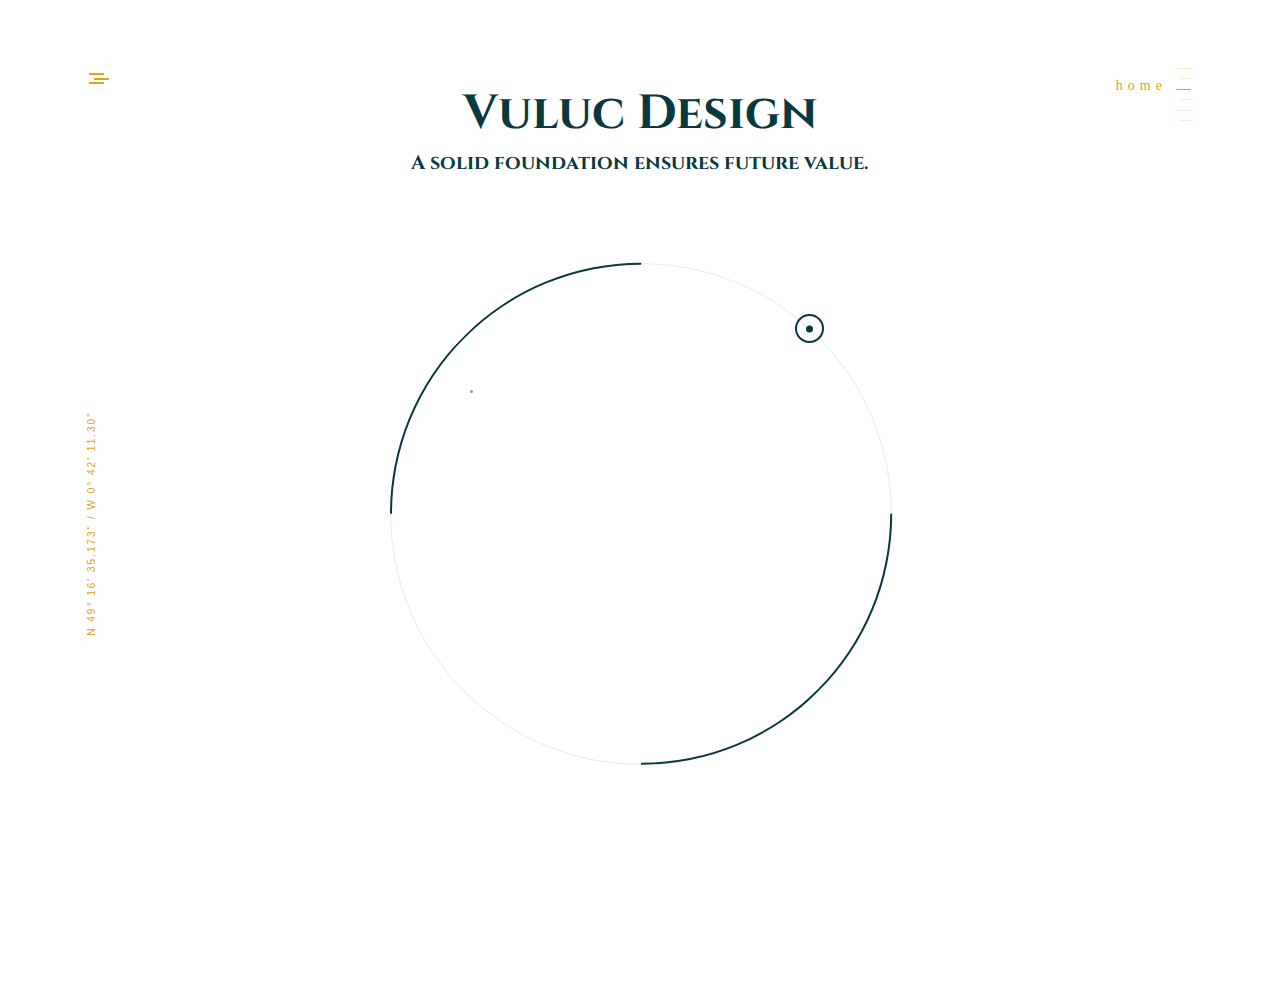
<file: index.html>
<!DOCTYPE html>

<html>
    <head>
    <link rel="stylesheet" type="text/css" href="static/main.css">
    <link href="https://fonts.googleapis.com/css?family=Cinzel" rel="stylesheet">
        <meta charset="UTF-8"/>
    </head>

  <body>
  <div id="main">
      <div class="container">
          <div class="container__item landing-page-container">
              <div class="content__wrapper">

                  <header style="margin-bottom: 20px;" class="header">
                    <div id="mySidenav" class="sidenav">
                      <a href="javascript:void(0)" class="closebtn" onclick="closeNav()">&times;</a>
                      <a href="index.html">Home</a>
                      <a href="views/about.html">About</a>
                      <a href="views/registration.html">Enroll Device</a>
                      <a href="views/dashboard.html">Dashboard</a>
                      
                    </div>
                  <span onclick="openNav()"></span>

                    <div class="menu-icon header__item">                      
                        <span onclick="openNav()" class="menu-icon__line"></span>
                    </div>

                      <h1 id="terra_cell_header" class="heading header__item">Vuluc Design</h1>
                      <br>
                      <br>
                      <h3 id="terra_cell_slogan" class="heading header__item">A solid foundation ensures future value.</h3>
                  </header>

                  <div class="scroller">
                      <p class="page-title">home</p>

                      <div class="timeline">
                          <span class="timeline__unit"></span>
                          <span class="timeline__unit timeline__unit--active"></span>
                          <span class="timeline__unit"></span>
                      </div>
                  </div>

                  <p class="coords">N 49° 16' 35.173"  /  W 0° 42' 11.30"</p>
                  
                  <div class="ellipses-container">

                     <h2 class="greeting"></h2>
                        <div class="ellipses ellipses__outer--thin">
                          <div class="ellipses ellipses__orbit"></div>
                        </div>
                      <div class="ellipses ellipses__outer--thick"></div>
                  </div>

                  
              </div>
          </div>
      </div>
  </body>
  <script src="static/app.js" type="text/javascript"></script>
</html>
</file>
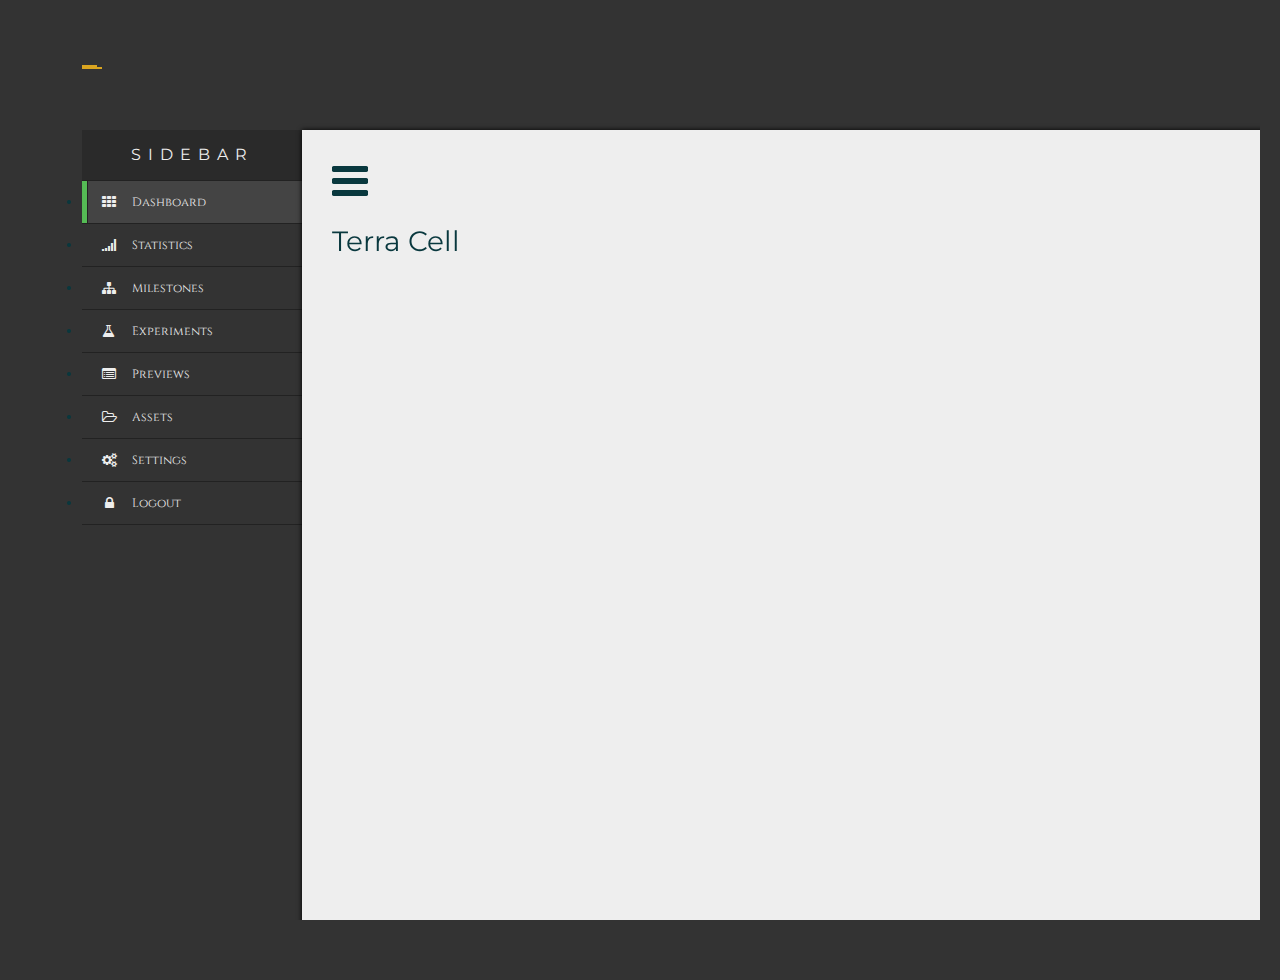
<file: views/dashboard.html>
<!DOCTYPE html>
<html>
    <head>
    <link rel="stylesheet" type="text/css" href="../static/main.css">
    <link rel="stylesheet" type="text/css" href="../static/dash.css">
    <link href="https://fonts.googleapis.com/css?family=Cinzel" rel="stylesheet">
    <script src="https://ajax.googleapis.com/ajax/libs/jquery/3.1.1/jquery.min.js"></script>

        <meta charset="UTF-8"/>
    </head>

  <body>
  <div id="main">
      <div class="container">
          <div class="container__item about-page-container">
              <div class="content__wrapper">

                  <header style="margin-bottom: 20px;" class="header">
                    <div id="mySidenav" class="sidenav">
                      <a href="javascript:void(0)" class="closebtn" onclick="closeNav()">&times;</a>
                      <a href="../index.html">Home</a>
                      <a href="about.html">About</a>
                      <a href="registration.html">Enroll Device</a>
                      <a href="dashboard.html">Dashboard</a>
                      
                    </div>
                  <span onclick="openNav()"></span>

                    <div class="menu-icon header__item">                      
                        <span onclick="openNav()" class="menu-icon__line"></span>
                    </div>
                    </header> 

                    <div class='wrapper'>
                      <div class='sidebar'>
                        <div class='title'>
                          Sidebar
                        </div>
                        <ul class='nav'>
                          <li>
                            <a class="active">Dashboard</a>
                          </li>
                          <li>
                            <a>Statistics</a>
                          </li>
                          <li>
                            <a>Milestones</a>
                          </li>
                          <li>
                            <a>Experiments</a>
                          </li>
                          <li>
                            <a class="previewbtn">Previews</a>
                          </li>
                          <li>
                            <a>Assets</a>
                          </li>
                          <li>
                            <a >Settings</a>
                          </li>
                          <li>
                            <a>Logout</a>
                          </li>
                        </ul>
                      </div>
                      

                      <div class='content isOpen'>
                        <a class='button'></a>
                        <h1>Terra Cell</h1>
                        <h2></h2>

                      </div>
                  </div>

                    <div class="scroller">
                      <p class="page-title">about</p>

                      <div class="timeline">
                          <span class="timeline__unit"></span>
                          <span class="timeline__unit timeline__unit--active"></span>
                          <span class="timeline__unit"></span>
                      </div>
                  </div>
              </div>
          </div>
      </div>
  </body>

<script src="../static/app.js" type="text/javascript"></script>
  <script src="../static/dash.js" type="text/javascript"></script>
</html>
</file>
<file: static/main.css>
html {
  font-size: 62.5%;
}

body {
  font-size: 1.4rem;
}

/* =14px */
h1 {
  font-size: 2.4rem;
}

a {
  font-family: 'Cinzel', serif;
}

#terra_cell_header {
  font-family: 'Cinzel', serif;
  font-size: 48px;
}

#terra_cell_slogan {
  font-family: 'Cinzel', serif;
  font-size: 20px;
}

/* =24px */
.container__item {
  margin: 0 auto 40px;
}

.landing-page-container {
  width: 100%;
  min-height: 100%;
  height: 90rem;
  background-image: url("http://www.searlesgraphics.com/images/database-skyscraper.jpg");
  background-repeat: no-repeat;
  background-size: auto;
  background-position: bottom;
  overflow: hidden;
  font-family: 'Montserrat', sans-serif;
  color: #09383E;
}
.about-page-container {
  width: 100%;
  min-height: 100%;
  height: 90rem;
  background-image: url("");
  background-repeat: no-repeat;
  background-size: auto;
  background-position: bottom;
  overflow: hidden;
  font-family: 'Montserrat', sans-serif;
  color: #09383E;
}

.coords {
  color: #DAA520;
}

.content__wrapper {
  max-width: 1200px;
  width: 90%;
  height: 100%;
  margin: 0 auto;
  position: relative;
}

.page-title {
  color: #DAA520;
}

.header {
  width: 100%;
  height: 2rem;
  padding: 4.5rem 0;
  display: block;
}

.menu-icon {
  width: 2.5rem;
  height: 1.5rem;
  display: inline-block;
  cursor: pointer;
}

.header__item {
  text-align: center;
  margin: 0 auto;
}

.menu-icon__line {
  width: 1.5rem;
  height: 0.2rem;
  background-color: #DAA520;
  display: block;
}
.menu-icon__line:before, .menu-icon__line:after {
  content: '';
  width: 1.5rem;
  height: 0.2rem;
  background-color: #DAA520;
  display: inline-block;
  position: relative;
}
.menu-icon__line:before {
  left: 0.5rem;
  top: -0.6rem;
}
.menu-icon__line:after {
  top: -1.8rem;
}

.heading {
  width: 90%;
  font-size: 2rem;
  font-weight: bold;
  margin: 0;
  line-height: 1.7rem;
  margin: 0 auto;
  text-align: center;
}

.social-container {
  width: 7.25rem;
  list-style: none;
  overflow: hidden;
  padding: 0;
  margin: 0;
  float: right;
}
.social-container .social__icon {
  width: 1.5rem;
  float: left;
  cursor: pointer;
}
.social-container .social__icon.social__icon--dr {
  margin-left: 1.25rem;
}
.social-container .social__icon.social__icon--in {
  margin-left: 1.5rem;
}
.social-container .social__icon.social__icon--fb img {
  margin: 0 0.25rem;
}

.coords {
  font-size: 1rem;
  display: inline-block;
  -webkit-transform: rotate(-90deg) translateY(50%);
          transform: rotate(-90deg) translateY(50%);
  float: left;
  position: relative;
  top: 40%;
  letter-spacing: 0.2rem;
  left: -11.5rem;
  margin: 0;
}

.ellipses-container {
  width: 50rem;
  height: 50rem;
  border-radius: 50%;
  margin: 0 auto;
  position: relative;
  top: 10.5rem;
}
.ellipses-container .greeting {
  position: absolute;
  top: 11.6rem;
  left: 13rem;
  right: 0;
  margin: 0 auto;
  text-transform: uppercase;
  letter-spacing: 4rem;
  font-size: 2.2rem;
  font-weight: 400;
  opacity: 0.5;
}
.ellipses-container .greeting:after {
  content: '';
  width: 0.3rem;
  height: 0.3rem;
  border-radius: 50%;
  display: inline-block;
  background-color: #0C383E;
  position: relative;
  top: -0.65rem;
  left: -5.05rem;
}

.ellipses {
  border-radius: 50%;
  position: absolute;
  top: 0;
  border-style: solid;
}

.ellipses__outer--thin {
  width: 100%;
  height: 100%;
  border-width: 1px;
  border-color: rgba(9, 56, 62, 0.1);
  -webkit-animation: ellipsesOrbit 15s ease-in-out infinite;
          animation: ellipsesOrbit 15s ease-in-out infinite;
}
.ellipses__outer--thin:after {
  content: "";
  background-image: url("http://s29.postimg.org/5h0r4ftkn/ellipses_dial.png");
  background-repeat: no-repeat;
  background-position: center;
  top: 0;
  left: 0;
  bottom: 0;
  right: 0;
  position: absolute;
  opacity: 0.15;
}

.ellipses__outer--thick {
  width: 99.5%;
  height: 99.5%;
  border-color: #09383E transparent;
  border-width: 2px;
  -webkit-transform: rotate(-45deg);
          transform: rotate(-45deg);
  -webkit-animation: ellipsesRotate 15s ease-in-out infinite;
          animation: ellipsesRotate 15s ease-in-out infinite;
}

.ellipses__orbit {
  width: 2.5rem;
  height: 2.5rem;
  border-width: 2px;
  border-color: #09383E;
  top: 5rem;
  right: 6.75rem;
}
.ellipses__orbit:before {
  content: '';
  width: 0.7rem;
  height: 0.7rem;
  border-radius: 50%;
  display: inline-block;
  background-color: #09383E;
  margin: 0 auto;
  left: 0;
  right: 0;
  position: absolute;
  top: 50%;
  -webkit-transform: translateY(-50%);
          transform: translateY(-50%);
}

.scroller {

  width: 7.5rem;
  display: inline-block;
  float: right;
  position: relative;
  top: -15%;
  -webkit-transform: translateY(50%);
          transform: translateY(50%);
  overflow: hidden;
}
.scroller .page-title {
  font-family: 'Playfair Display', serif;
  letter-spacing: 0.5rem;
  display: inline-block;
  float: left;
  margin-top: 1rem;
}
.scroller .timeline {
  width: 1.5rem;
  height: 9rem;

  display: inline-block;
  float: right;
}
.scroller .timeline .timeline__unit {
  width: 100%;
  height: 0.1rem;
  display: block;
  background-color: #DAA520;
  margin: 0 0 2rem;
  opacity: 0.2;
}
.scroller .timeline .timeline__unit.timeline__unit--active {
  opacity: 1;
  background-color: #DAA520;
}
.scroller .timeline .timeline__unit.timeline__unit--active:after {
background-color: #DAA520;
  opacity: 0.2;
}
.scroller .timeline .timeline__unit:after {

  content: '';
  width: 70%;
  height: 0.1rem;
  display: block;
  position: relative;
  float: right;
  background-color: #DAA520;
  top: 1rem;
}

@-webkit-keyframes ellipsesRotate {
  0% {
    -webkit-transform: rotate(-45deg);
            transform: rotate(-45deg);
  }
  100% {
    -webkit-transform: rotate(-405deg);
            transform: rotate(-405deg);
  }
}

@keyframes ellipsesRotate {
  0% {
    -webkit-transform: rotate(-45deg);
            transform: rotate(-45deg);
  }
  100% {
    -webkit-transform: rotate(-405deg);
            transform: rotate(-405deg);
  }
}
@-webkit-keyframes ellipsesOrbit {
  0% {
    -webkit-transform: rotate(0);
            transform: rotate(0);
  }
  100% {
    -webkit-transform: rotate(360deg);
            transform: rotate(360deg);
  }
}
@keyframes ellipsesOrbit {
  0% {
    -webkit-transform: rotate(0);
            transform: rotate(0);
  }
  100% {
    -webkit-transform: rotate(360deg);
            transform: rotate(360deg);
  }
}


.sidenav {
    height: 100%; /* 100% Full-height */
    width: 0; /* 0 width - change this with JavaScript */
    position: fixed; /* Stay in place */
    z-index: 1; /* Stay on top */
    top: 0;
    left: 0;
    background-color: #111; /* Black*/
    overflow-x: hidden; /* Disable horizontal scroll */
    padding-top: 60px; /* Place content 60px from the top */
    transition: 0.5s; /* 0.5 second transition effect to slide in the sidenav */
}

/* The navigation menu links */
.sidenav a {
    padding: 8px 8px 8px 32px;
    text-decoration: none;
    font-size: 25px;
    color: #818181;
    display: block;
    transition: 0.3s
}

/* When you mouse over the navigation links, change their color */
.sidenav a:hover, .offcanvas a:focus{
    color: #f1f1f1;
}

/* Position and style the close button (top right corner) */
.sidenav .closebtn {
    position: absolute;
    top: 0;
    right: 25px;
    font-size: 36px;
    margin-left: 50px;
}

/* Style page content - use this if you want to push the page content to the right when you open the side navigation */
#main {
    transition: margin-left .5s;
    padding: 20px;
}

/* On smaller screens, where height is less than 450px, change the style of the sidenav (less padding and a smaller font size) */
@media screen and (max-height: 450px) {
    .sidenav {padding-top: 15px;}
    .sidenav a {font-size: 18px;}
}
</file>
<file: static/dash.css>
@import url("http://fonts.googleapis.com/css?family=Montserrat:400,700");
@import url("http://netdna.bootstrapcdn.com/font-awesome/4.2.0/css/font-awesome.css");
* {
  margin: 0;
  padding: 0;
}

*, *:before, *:after {
  box-sizing: border-box;
}

html, body {
  height: 100%;
}

body {
  font: 12px/1 'Montserrat', sans-serif;
  color: #333;
  background: #333;
  overflow-x: hidden;
}

.wrapper {
  display: flex;
  min-height: 100%;
}

.sidebar {
  position: absolute;
  width: 220px;
}

.content {
  flex: 1;
  padding: 30px;
  background: #eee;
  box-shadow: 0 0 5px black;
  transform: translate3d(0, 0, 0);
  transition: transform .3s;
}

.content.isOpen {
  transform: translate3d(220px, 0, 0);
}

.button {
  cursor: pointer;
}

.button:before {
  content: '\f0c9';
  font: 42px fontawesome;
}

/* Demo Navigation */
.title {
  font-size: 16px;
  line-height: 50px;
  text-align: center;
  text-transform: uppercase;
  letter-spacing: 7px;
  color: #eee;
  border-bottom: 1px solid #222;
  background: #2a2a2a;
}

.nav li a {
  position: relative;
  display: block;
  padding: 15px 15px 15px 50px;
  font-size: 12px;
  color: #eee;
  border-bottom: 1px solid #222;
}

.nav li a:before {
  font: 14px fontawesome;
  position: absolute;
  top: 14px;
  left: 20px;
}

.nav li:nth-child(1) a:before {
  content: '\f00a';
}

.nav li:nth-child(2) a:before {
  content: '\f012';
}

.nav li:nth-child(3) a:before {
  content: '\f0e8';
}

.nav li:nth-child(4) a:before {
  content: '\f0c3';
}

.nav li:nth-child(5) a:before {
  content: '\f022';
}

.nav li:nth-child(6) a:before {
  content: '\f115';
}

.nav li:nth-child(7) a:before {
  content: '\f085';
}

.nav li:nth-child(8) a:before {
  content: '\f023';
  left: 23px;
}

.nav li a:hover {
  background: #444;
}

.nav li a.active {
  box-shadow: inset 5px 0 0 #5b5, inset 6px 0 0 #222;
  background: #444;
}

/* Demo Description */
h1 {
  margin: 25px 0 15px;
  font-size: 28px;
  font-weight: 400;
}

h2 {
  font-size: 18px;
  font-weight: 400;
  color: #999;
}
</file>
